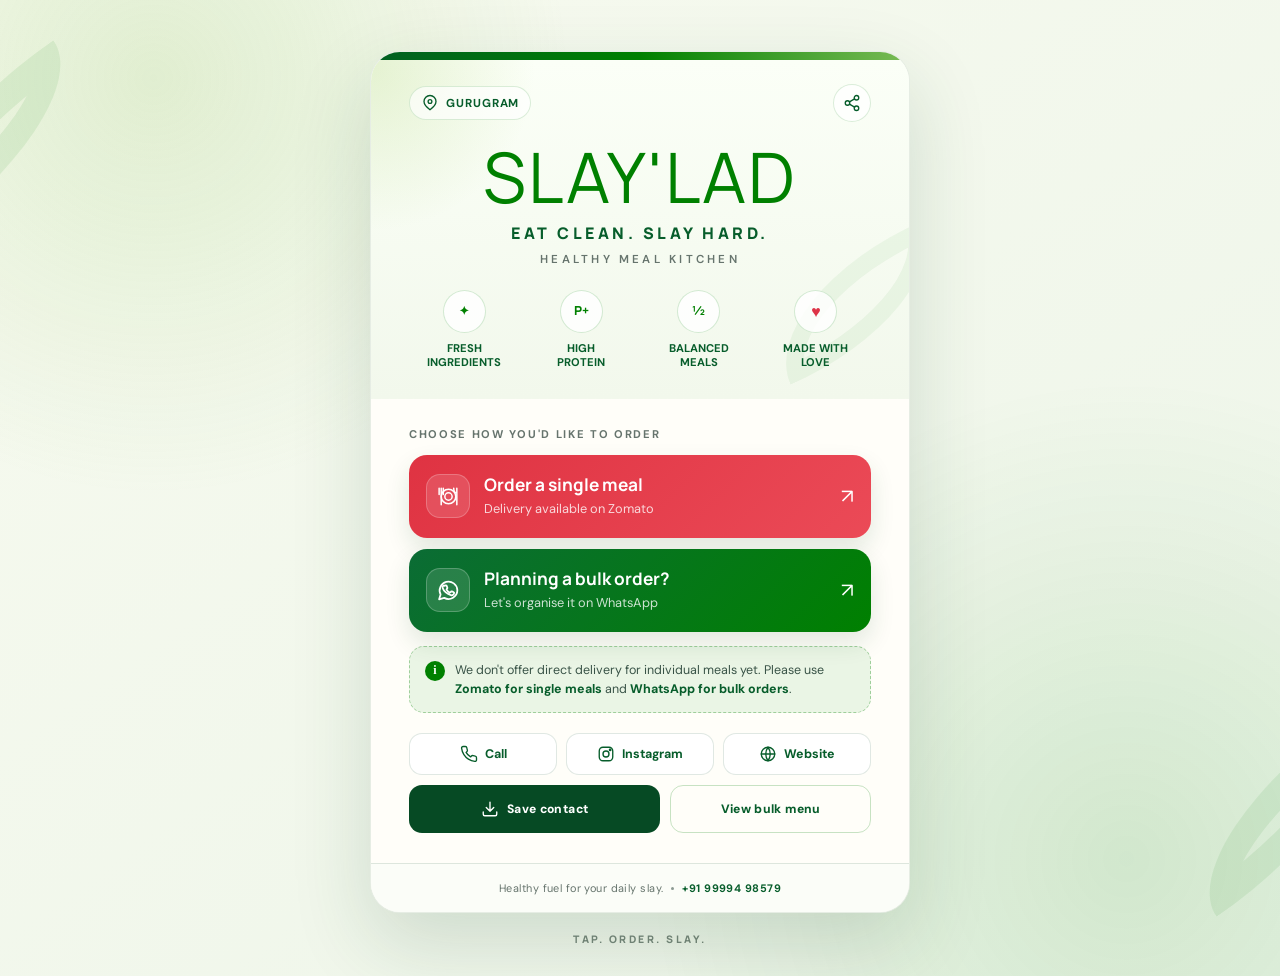
<file: index.html>
<!doctype html>
<html lang="en">
  <head>
    <meta charset="UTF-8" />
    <meta name="viewport" content="width=device-width, initial-scale=1.0" />
    <meta name="theme-color" content="#f3f7ed" />
    <meta
      name="description"
      content="Slay'lad healthy meal kitchen — order single meals on Zomato or connect on WhatsApp for bulk orders."
    />
    <link rel="canonical" href="https://card.slaylad.com/" />
    <meta property="og:title" content="SLAY'LAD — Eat clean. Slay hard." />
    <meta
      property="og:description"
      content="Healthy meals in Gurugram. Order single meals on Zomato or connect with us on WhatsApp for bulk orders."
    />
    <meta property="og:type" content="website" />
    <meta property="og:url" content="https://card.slaylad.com/" />
    <meta property="og:site_name" content="SLAY'LAD" />
    <meta property="og:locale" content="en_IN" />
    <meta property="og:image" content="https://card.slaylad.com/social-preview.png?v=4" />
    <meta property="og:image:secure_url" content="https://card.slaylad.com/social-preview.png?v=4" />
    <meta property="og:image:type" content="image/png" />
    <meta property="og:image:width" content="1200" />
    <meta property="og:image:height" content="630" />
    <meta
      property="og:image:alt"
      content="SLAY'LAD healthy meal kitchen — single meals on Zomato and bulk orders on WhatsApp"
    />
    <meta name="twitter:card" content="summary_large_image" />
    <meta name="twitter:title" content="SLAY'LAD — Eat clean. Slay hard." />
    <meta
      name="twitter:description"
      content="Healthy meals in Gurugram. Single meals on Zomato and bulk orders on WhatsApp."
    />
    <meta name="twitter:image" content="https://card.slaylad.com/social-preview.png?v=4" />
    <meta
      name="twitter:image:alt"
      content="SLAY'LAD healthy meal kitchen — single meals on Zomato and bulk orders on WhatsApp"
    />
    <title>SLAY'LAD | Healthy Meal Kitchen</title>
    <link
      rel="icon"
      href="data:image/svg+xml,%3Csvg xmlns='http://www.w3.org/2000/svg' viewBox='0 0 64 64'%3E%3Crect width='64' height='64' rx='16' fill='%23008000'/%3E%3Cpath d='M15 23h34c0 14-7 23-17 23S15 37 15 23Z' fill='none' stroke='white' stroke-width='5'/%3E%3Cpath d='M24 17c3-6 8-7 12-4-1 5-5 8-12 4Z' fill='%23b7dd74'/%3E%3C/svg%3E"
    />
    <link rel="preconnect" href="https://fonts.googleapis.com" />
    <link rel="preconnect" href="https://fonts.gstatic.com" crossorigin />
    <link rel="preconnect" href="https://fonts.cdnfonts.com" />
    <link
      href="https://fonts.googleapis.com/css2?family=DM+Sans:wght@400;500;600;700&family=Manrope:wght@500;600;700;800&display=swap"
      rel="stylesheet"
    />
    <link href="https://fonts.cdnfonts.com/css/kg-inimitable-original" rel="stylesheet" />
    <link rel="stylesheet" href="./styles.css" />
  </head>
  <body>
    <main class="page-shell">
      <div class="ambient ambient-one" aria-hidden="true"></div>
      <div class="ambient ambient-two" aria-hidden="true"></div>

      <section class="business-card" aria-labelledby="brand-name">
        <div class="card-topline" aria-hidden="true"></div>

        <header class="hero">
          <div class="hero-actions">
            <span class="location-chip">
              <svg aria-hidden="true" viewBox="0 0 24 24">
                <path d="M20 10c0 5-8 11-8 11S4 15 4 10a8 8 0 1 1 16 0Z" />
                <circle cx="12" cy="10" r="2.5" />
              </svg>
              Gurugram
            </span>
            <button class="icon-button" id="shareButton" type="button" aria-label="Share Slay'lad card">
              <svg aria-hidden="true" viewBox="0 0 24 24">
                <circle cx="18" cy="5" r="3" />
                <circle cx="6" cy="12" r="3" />
                <circle cx="18" cy="19" r="3" />
                <path d="m8.6 10.5 6.8-4M8.6 13.5l6.8 4" />
              </svg>
            </button>
          </div>

          <div class="brand-lockup">
            <h1 id="brand-name">SLAY'LAD</h1>
            <p class="tagline">Eat clean. Slay hard.</p>
            <p class="descriptor">Healthy meal kitchen</p>
          </div>

          <div class="value-row" aria-label="What makes Slay'lad meals special">
            <div class="value-item">
              <span class="value-icon" aria-hidden="true">✦</span>
              <span>Fresh<br />ingredients</span>
            </div>
            <div class="value-item">
              <span class="value-icon" aria-hidden="true">P+</span>
              <span>High<br />protein</span>
            </div>
            <div class="value-item">
              <span class="value-icon" aria-hidden="true">½</span>
              <span>Balanced<br />meals</span>
            </div>
            <div class="value-item">
              <span class="value-icon heart" aria-hidden="true">♥</span>
              <span>Made with<br />love</span>
            </div>
          </div>
        </header>

        <div class="order-section">
          <p class="section-eyebrow">Choose how you'd like to order</p>

          <div class="order-grid">
            <a
              class="order-option order-zomato"
              href="https://www.zomato.com/ncr/slaylad-2-sector-43-gurgaon/order"
              target="_blank"
              rel="noopener noreferrer"
              aria-label="Order a single meal from Slay'lad on Zomato"
            >
              <span class="order-icon plate-icon" aria-hidden="true">
                <svg viewBox="0 0 24 24">
                  <circle cx="12" cy="12" r="7" />
                  <circle cx="12" cy="12" r="3.5" />
                  <path d="M3 4v6M5 4v6M7 4v6M5 10v10M20 4v16M17 4c0 4 3 5 3 5" />
                </svg>
              </span>
              <span class="order-copy">
                <strong>Order a single meal</strong>
                <small>Delivery available on Zomato</small>
              </span>
              <span class="order-arrow" aria-hidden="true">↗</span>
            </a>

            <a
              class="order-option order-whatsapp"
              href="https://wa.me/919999498579?text=Hi%20Slay%27lad%2C%20I%27d%20like%20to%20enquire%20about%20a%20bulk%20meal%20order."
              target="_blank"
              rel="noopener noreferrer"
              aria-label="Enquire about a bulk order from Slay'lad on WhatsApp"
            >
              <span class="order-icon" aria-hidden="true">
                <svg viewBox="0 0 24 24">
                  <path d="M20.5 11.6a8.5 8.5 0 0 1-12.6 7.5L3 20.5l1.4-4.7A8.5 8.5 0 1 1 20.5 11.6Z" />
                  <path d="M8.3 7.5c.2-.5.5-.5.8-.5h.5c.2 0 .4.1.5.4l.8 1.9c.1.3 0 .5-.1.7l-.6.7c-.2.2-.1.4 0 .6.7 1.2 1.7 2.1 2.9 2.7.2.1.4.1.6-.1l.8-1c.2-.2.4-.2.7-.1l1.8.9c.3.1.4.3.4.5 0 .3-.2 1.3-.8 1.8-.6.5-1.4.8-2.3.5-1-.3-2.9-1-4.9-2.7-1.6-1.4-2.7-3.2-3-4.2-.3-1 .1-1.7.5-2.1.4-.4.8-.5 1.4 0Z" />
                </svg>
              </span>
              <span class="order-copy">
                <strong>Planning a bulk order?</strong>
                <small>Let's organise it on WhatsApp</small>
              </span>
              <span class="order-arrow" aria-hidden="true">↗</span>
            </a>
          </div>

          <div class="delivery-note">
            <span class="note-icon" aria-hidden="true">i</span>
            <p>
              We don't offer direct delivery for individual meals yet. Please use
              <strong>Zomato for single meals</strong> and <strong>WhatsApp for bulk orders</strong>.
            </p>
          </div>

          <div class="quick-links" aria-label="Contact and social links">
            <a href="tel:+919999498579">
              <svg aria-hidden="true" viewBox="0 0 24 24">
                <path d="M22 16.9v3a2 2 0 0 1-2.2 2 19.8 19.8 0 0 1-8.6-3.1 19.5 19.5 0 0 1-6-6A19.8 19.8 0 0 1 2.1 4.2 2 2 0 0 1 4.1 2h3a2 2 0 0 1 2 1.7c.1 1 .4 2 .7 2.9a2 2 0 0 1-.5 2.1L8.1 9.9a16 16 0 0 0 6 6l1.2-1.2a2 2 0 0 1 2.1-.5c.9.3 1.9.6 2.9.7a2 2 0 0 1 1.7 2Z" />
              </svg>
              <span>Call</span>
            </a>
            <a
              href="https://www.instagram.com/slaylad_india"
              target="_blank"
              rel="noopener noreferrer"
            >
              <svg aria-hidden="true" viewBox="0 0 24 24">
                <rect x="3" y="3" width="18" height="18" rx="5" />
                <circle cx="12" cy="12" r="4" />
                <circle cx="17.5" cy="6.5" r="1" />
              </svg>
              <span>Instagram</span>
            </a>
            <a href="https://www.slaylad.com" target="_blank" rel="noopener noreferrer">
              <svg aria-hidden="true" viewBox="0 0 24 24">
                <circle cx="12" cy="12" r="9" />
                <path d="M3 12h18M12 3a15 15 0 0 1 0 18M12 3a15 15 0 0 0 0 18" />
              </svg>
              <span>Website</span>
            </a>
          </div>

          <div class="utility-row">
            <button class="save-contact" id="saveContact" type="button">
              <svg aria-hidden="true" viewBox="0 0 24 24">
                <path d="M12 3v12M7 10l5 5 5-5M5 21h14a2 2 0 0 0 2-2v-3M3 16v3a2 2 0 0 0 2 2" />
              </svg>
              Save contact
            </button>
            <a
              class="catalog-link"
              href="https://wa.me/c/919999498579"
              target="_blank"
              rel="noopener noreferrer"
            >
              View bulk menu
            </a>
          </div>
        </div>

        <footer>
          <span>Healthy fuel for your daily slay.</span>
          <span class="footer-dot" aria-hidden="true"></span>
          <a href="tel:+919999498579">+91 99994 98579</a>
        </footer>
      </section>

      <p class="page-note">Tap. Order. Slay.</p>
      <div class="toast" id="toast" role="status" aria-live="polite"></div>
    </main>
    <script src="./script.js"></script>
  </body>
</html>
</file>
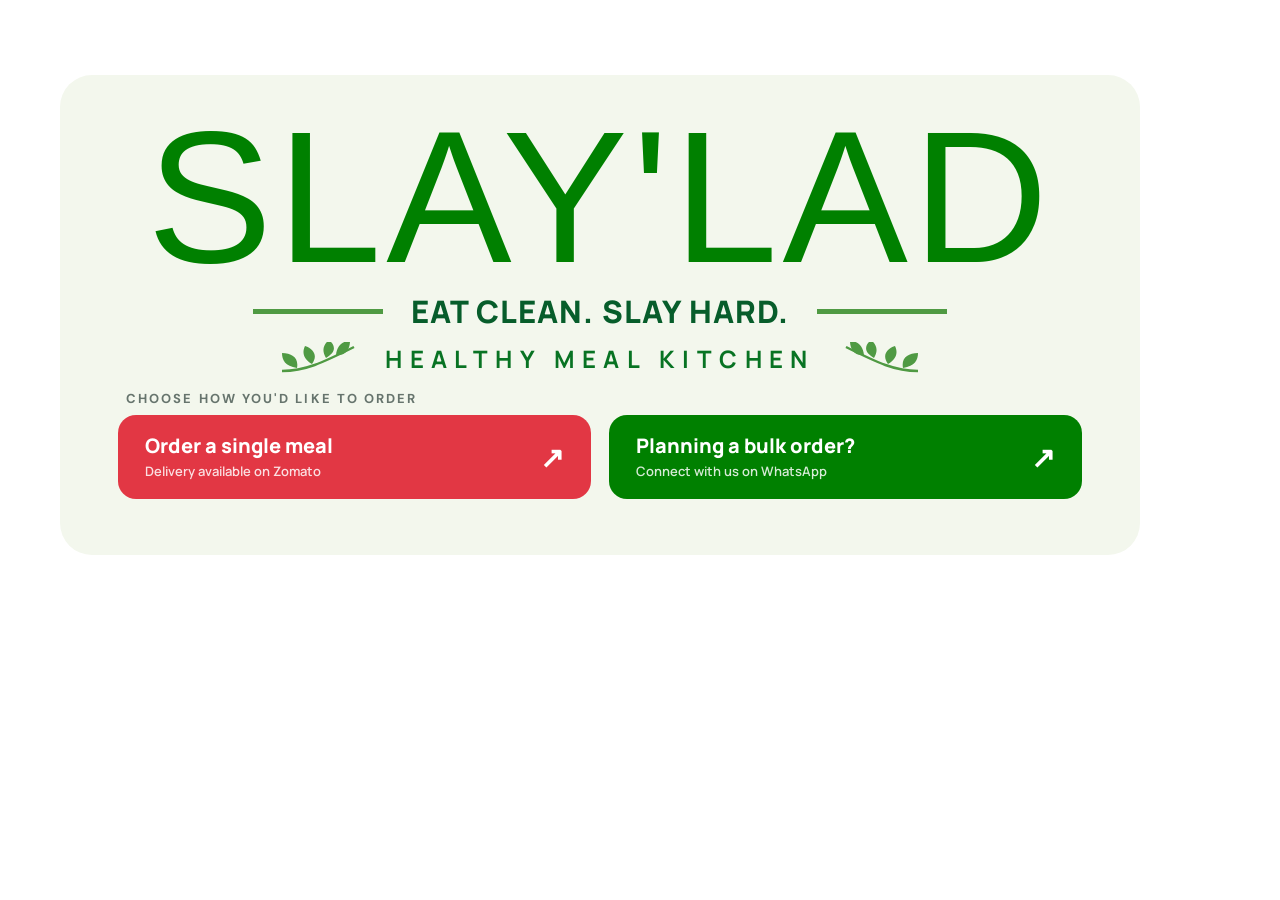
<file: social-preview-template.html>
<!doctype html>
<html lang="en">
  <head>
    <meta charset="UTF-8" />
    <meta name="robots" content="noindex" />
    <title>SLAY'LAD social preview source</title>
    <link rel="preconnect" href="https://fonts.googleapis.com" />
    <link rel="preconnect" href="https://fonts.gstatic.com" crossorigin />
    <link rel="preconnect" href="https://fonts.cdnfonts.com" />
    <link
      href="https://fonts.googleapis.com/css2?family=DM+Sans:wght@600;700&family=Manrope:wght@600;700;800&display=swap"
      rel="stylesheet"
    />
    <link href="https://fonts.cdnfonts.com/css/kg-inimitable-original" rel="stylesheet" />
    <style>
      * {
        box-sizing: border-box;
      }

      html,
      body {
        width: 1200px;
        height: 630px;
        margin: 0;
        overflow: hidden;
      }

      body {
        display: grid;
        background: #ffffff;
        color: #075d2b;
        font-family: "DM Sans", sans-serif;
        place-items: center;
      }

      .banner {
        display: flex;
        width: 1080px;
        height: 480px;
        flex-direction: column;
        align-items: center;
        justify-content: flex-start;
        padding: 32px 58px 28px;
        border-radius: 32px;
        background: #f3f7ed;
      }

      h1 {
        margin: 0;
        color: #008000;
        font-family: "KG Inimitable Original", sans-serif;
        font-size: 188px;
        font-weight: 400;
        letter-spacing: 0.025em;
        line-height: 0.96;
      }

      .tagline-row {
        display: grid;
        width: 100%;
        grid-template-columns: 130px auto 130px;
        gap: 28px;
        align-items: center;
        justify-content: center;
        margin-top: 9px;
      }

      .rule {
        width: 130px;
        height: 5px;
        background: #4f9a43;
      }

      .tagline {
        margin: 0;
        color: #075d2b;
        font-family: "Manrope", sans-serif;
        font-size: 31px;
        font-weight: 800;
        letter-spacing: 0.035em;
        line-height: 1;
        text-transform: uppercase;
        white-space: nowrap;
      }

      .descriptor-row {
        display: flex;
        gap: 22px;
        align-items: center;
        justify-content: center;
        margin-top: 15px;
      }

      .descriptor {
        margin: 0;
        color: #087323;
        font-family: "Manrope", sans-serif;
        font-size: 24px;
        font-weight: 700;
        letter-spacing: 0.31em;
        line-height: 1;
        text-transform: uppercase;
        white-space: nowrap;
      }

      .sprig {
        width: 86px;
        height: 34px;
        color: #4f9a43;
      }

      .sprig.right {
        transform: scaleX(-1);
      }

      .orders {
        width: 100%;
        margin-top: 16px;
      }

      .order-label {
        margin: 0 0 10px 8px;
        color: #66746d;
        font-size: 13px;
        font-weight: 700;
        letter-spacing: 0.16em;
        line-height: 1;
        text-transform: uppercase;
      }

      .order-row {
        display: grid;
        grid-template-columns: 1fr 1fr;
        gap: 18px;
      }

      .order {
        display: flex;
        height: 84px;
        align-items: center;
        justify-content: space-between;
        padding: 0 27px;
        border-radius: 18px;
        color: #ffffff;
        font-family: "Manrope", sans-serif;
      }

      .order strong,
      .order span {
        display: block;
      }

      .order strong {
        font-size: 20px;
        font-weight: 800;
        line-height: 1.15;
      }

      .order span {
        margin-top: 5px;
        color: rgba(255, 255, 255, 0.84);
        font-size: 13px;
        font-weight: 600;
      }

      .order-arrow {
        font-family: "Manrope", sans-serif;
        font-size: 29px;
        font-weight: 600;
      }

      .zomato {
        background: #e23744;
      }

      .whatsapp {
        background: #008000;
      }
    </style>
  </head>
  <body>
    <main class="banner">
      <h1>SLAY'LAD</h1>
      <div class="tagline-row">
        <span class="rule"></span>
        <p class="tagline">Eat clean. Slay hard.</p>
        <span class="rule"></span>
      </div>
      <div class="descriptor-row">
        <svg class="sprig" aria-hidden="true" viewBox="0 0 86 34">
          <path d="M5 29C28 29 45 21 77 5" fill="none" stroke="currentColor" stroke-width="2.5" />
          <path d="M20 26C8 24 5 18 5 11c10 0 17 5 15 15ZM35 22c-9-5-10-12-7-18 9 3 13 10 7 18ZM49 16c-5-8-2-14 3-18 7 6 7 12-3 18ZM59 13c1-10 7-14 14-14 0 9-5 15-14 14Z" fill="currentColor" />
        </svg>
        <p class="descriptor">Healthy meal kitchen</p>
        <svg class="sprig right" aria-hidden="true" viewBox="0 0 86 34">
          <path d="M5 29C28 29 45 21 77 5" fill="none" stroke="currentColor" stroke-width="2.5" />
          <path d="M20 26C8 24 5 18 5 11c10 0 17 5 15 15ZM35 22c-9-5-10-12-7-18 9 3 13 10 7 18ZM49 16c-5-8-2-14 3-18 7 6 7 12-3 18ZM59 13c1-10 7-14 14-14 0 9-5 15-14 14Z" fill="currentColor" />
        </svg>
      </div>
      <div class="orders">
        <p class="order-label">Choose how you'd like to order</p>
        <div class="order-row">
          <div class="order zomato">
            <div>
              <strong>Order a single meal</strong>
              <span>Delivery available on Zomato</span>
            </div>
            <div class="order-arrow">↗</div>
          </div>
          <div class="order whatsapp">
            <div>
              <strong>Planning a bulk order?</strong>
              <span>Connect with us on WhatsApp</span>
            </div>
            <div class="order-arrow">↗</div>
          </div>
        </div>
      </div>
    </main>
  </body>
</html>
</file>
<file: styles.css>
:root {
  --green: #008000;
  --green-dark: #075d2b;
  --green-deep: #064a24;
  --green-soft: #eaf5e5;
  --cream: #f3f7ed;
  --paper: #fffef9;
  --ink: #193126;
  --muted: #66746d;
  --red: #e23744;
  --line: rgba(16, 80, 42, 0.13);
  --shadow: 0 30px 80px rgba(27, 73, 42, 0.16);
}

* {
  box-sizing: border-box;
}

html {
  background: var(--cream);
  scroll-behavior: smooth;
}

body {
  margin: 0;
  min-width: 320px;
  color: var(--ink);
  font-family: "DM Sans", sans-serif;
  -webkit-font-smoothing: antialiased;
}

button,
a {
  -webkit-tap-highlight-color: transparent;
}

a {
  color: inherit;
  text-decoration: none;
}

button {
  font: inherit;
}

.page-shell {
  position: relative;
  isolation: isolate;
  min-height: 100svh;
  overflow: hidden;
  padding: clamp(20px, 4vw, 54px) 16px 30px;
  background:
    radial-gradient(circle at 12% 8%, rgba(144, 196, 98, 0.21), transparent 26rem),
    radial-gradient(circle at 88% 88%, rgba(0, 128, 0, 0.12), transparent 30rem),
    linear-gradient(145deg, #f7faef 0%, #edf5e9 100%);
}

.page-shell::before {
  position: absolute;
  z-index: -1;
  inset: 0;
  background-image: radial-gradient(rgba(0, 90, 36, 0.13) 0.7px, transparent 0.7px);
  background-size: 20px 20px;
  content: "";
  opacity: 0.35;
}

.ambient {
  position: absolute;
  z-index: -1;
  width: 230px;
  height: 90px;
  border: 28px solid rgba(0, 128, 0, 0.08);
  border-radius: 100% 0 100% 0;
  transform: rotate(-35deg);
}

.ambient-one {
  top: 10%;
  left: -130px;
}

.ambient-two {
  right: -120px;
  bottom: 12%;
  transform: rotate(145deg);
}

.business-card {
  position: relative;
  width: min(100%, 540px);
  margin: 0 auto;
  overflow: hidden;
  border: 1px solid rgba(15, 89, 42, 0.1);
  border-radius: 30px;
  background: var(--paper);
  box-shadow: var(--shadow);
}

.card-topline {
  height: 8px;
  background: linear-gradient(90deg, #005f22, var(--green), #79bb55);
}

.hero {
  position: relative;
  padding: 24px clamp(20px, 6vw, 38px) 30px;
  overflow: hidden;
  background:
    radial-gradient(circle at 0% 2%, rgba(166, 206, 102, 0.26), transparent 26%),
    linear-gradient(180deg, #fbfff7 0%, #f2f8ec 100%);
}

.hero::after {
  position: absolute;
  right: -40px;
  bottom: 48px;
  width: 150px;
  height: 60px;
  border: 18px solid rgba(0, 128, 0, 0.05);
  border-radius: 100% 0;
  content: "";
  transform: rotate(-24deg);
}

.hero-actions {
  display: flex;
  position: relative;
  z-index: 1;
  justify-content: space-between;
  align-items: center;
}

.location-chip {
  display: inline-flex;
  gap: 7px;
  align-items: center;
  padding: 7px 11px;
  border: 1px solid rgba(0, 128, 0, 0.14);
  border-radius: 999px;
  background: rgba(255, 255, 255, 0.66);
  color: var(--green-dark);
  font-size: 0.72rem;
  font-weight: 700;
  letter-spacing: 0.08em;
  text-transform: uppercase;
}

.location-chip svg,
.icon-button svg,
.quick-links svg,
.save-contact svg {
  width: 18px;
  height: 18px;
  fill: none;
  stroke: currentColor;
  stroke-linecap: round;
  stroke-linejoin: round;
  stroke-width: 1.8;
}

.icon-button {
  display: grid;
  width: 38px;
  height: 38px;
  padding: 0;
  border: 1px solid rgba(0, 128, 0, 0.14);
  border-radius: 50%;
  background: rgba(255, 255, 255, 0.74);
  color: var(--green-dark);
  cursor: pointer;
  place-items: center;
  transition: background 180ms ease, transform 180ms ease;
}

.icon-button:hover {
  background: white;
  transform: translateY(-2px);
}

.icon-button:active {
  transform: scale(0.92);
}

.brand-lockup {
  position: relative;
  z-index: 1;
  padding: 20px 0 23px;
  text-align: center;
}

h1 {
  margin: 0;
  color: var(--green);
  font-family: "KG Inimitable Original", "Manrope", sans-serif;
  font-size: clamp(2.8rem, 12vw, 4.35rem);
  font-weight: 400;
  letter-spacing: 0.025em;
  line-height: 1;
}

.tagline {
  margin: 10px 0 0;
  color: var(--green-dark);
  font-family: "Manrope", sans-serif;
  font-size: clamp(0.83rem, 3vw, 1rem);
  font-weight: 800;
  letter-spacing: 0.22em;
  text-transform: uppercase;
}

.descriptor {
  margin: 8px 0 0;
  color: var(--muted);
  font-size: 0.72rem;
  font-weight: 600;
  letter-spacing: 0.28em;
  text-transform: uppercase;
}

.value-row {
  display: grid;
  position: relative;
  z-index: 1;
  grid-template-columns: repeat(4, 1fr);
  gap: 7px;
}

.value-item {
  display: flex;
  min-width: 0;
  flex-direction: column;
  align-items: center;
  color: var(--green-dark);
  font-size: clamp(0.58rem, 2.1vw, 0.7rem);
  font-weight: 700;
  line-height: 1.25;
  text-align: center;
  text-transform: uppercase;
}

.value-icon {
  display: grid;
  width: 43px;
  height: 43px;
  margin-bottom: 8px;
  border: 1px solid rgba(0, 128, 0, 0.17);
  border-radius: 50%;
  background: rgba(255, 255, 255, 0.83);
  color: var(--green);
  font-family: "Manrope", sans-serif;
  font-size: 0.78rem;
  font-weight: 800;
  place-items: center;
}

.value-icon.heart {
  color: #dd3347;
  font-size: 1rem;
}

.order-section {
  padding: 28px clamp(20px, 6vw, 38px) 30px;
}

.section-eyebrow {
  margin: 0 0 14px;
  color: var(--muted);
  font-size: 0.7rem;
  font-weight: 700;
  letter-spacing: 0.15em;
  text-transform: uppercase;
}

.order-grid {
  display: grid;
  gap: 11px;
}

.order-option {
  display: grid;
  grid-template-columns: 46px 1fr auto;
  gap: 12px;
  align-items: center;
  min-height: 83px;
  padding: 14px 17px;
  border-radius: 18px;
  color: white;
  box-shadow: 0 11px 24px rgba(17, 72, 37, 0.12);
  transition: box-shadow 180ms ease, transform 180ms ease;
}

.order-option:hover {
  box-shadow: 0 15px 29px rgba(17, 72, 37, 0.2);
  transform: translateY(-2px);
}

.order-option:active {
  box-shadow: 0 8px 18px rgba(17, 72, 37, 0.14);
  transform: scale(0.985);
}

.order-zomato {
  background: linear-gradient(135deg, #df3342, #eb4a57);
}

.order-whatsapp {
  background: linear-gradient(135deg, #0b6c35, #008000);
}

.order-icon {
  display: grid;
  width: 44px;
  height: 44px;
  border: 1px solid rgba(255, 255, 255, 0.22);
  border-radius: 14px;
  background: rgba(255, 255, 255, 0.13);
  place-items: center;
}

.order-icon svg {
  width: 25px;
  height: 25px;
  fill: none;
  stroke: currentColor;
  stroke-linecap: round;
  stroke-linejoin: round;
  stroke-width: 1.7;
}

.plate-icon svg {
  stroke-width: 1.45;
}

.order-copy {
  min-width: 0;
}

.order-copy strong,
.order-copy small {
  display: block;
}

.order-copy strong {
  font-family: "Manrope", sans-serif;
  font-size: clamp(0.93rem, 3.5vw, 1.08rem);
  line-height: 1.2;
}

.order-copy small {
  margin-top: 4px;
  color: rgba(255, 255, 255, 0.8);
  font-size: clamp(0.7rem, 2.5vw, 0.8rem);
}

.order-arrow {
  font-size: 1.25rem;
}

.delivery-note {
  display: grid;
  grid-template-columns: auto 1fr;
  gap: 10px;
  align-items: start;
  margin-top: 14px;
  padding: 14px 15px;
  border: 1px dashed rgba(0, 128, 0, 0.32);
  border-radius: 15px;
  background: var(--green-soft);
}

.note-icon {
  display: grid;
  width: 20px;
  height: 20px;
  border-radius: 50%;
  background: var(--green);
  color: white;
  font-family: serif;
  font-size: 0.75rem;
  font-weight: 700;
  place-items: center;
}

.delivery-note p {
  margin: 0;
  color: #395347;
  font-size: 0.78rem;
  line-height: 1.5;
}

.delivery-note strong {
  color: var(--green-dark);
}

.quick-links {
  display: grid;
  grid-template-columns: repeat(3, 1fr);
  gap: 9px;
  margin-top: 20px;
}

.quick-links a {
  display: flex;
  gap: 7px;
  align-items: center;
  justify-content: center;
  min-width: 0;
  padding: 11px 7px;
  border: 1px solid var(--line);
  border-radius: 13px;
  background: white;
  color: var(--green-dark);
  font-size: clamp(0.66rem, 2.5vw, 0.78rem);
  font-weight: 700;
  transition: border-color 180ms ease, background 180ms ease;
}

.quick-links a:hover {
  border-color: rgba(0, 128, 0, 0.35);
  background: #f8fbf5;
}

.quick-links a:active {
  background: var(--green-soft);
  transform: scale(0.97);
}

.utility-row {
  display: grid;
  grid-template-columns: 1.25fr 1fr;
  gap: 10px;
  margin-top: 10px;
}

.save-contact,
.catalog-link {
  display: flex;
  min-height: 48px;
  gap: 8px;
  align-items: center;
  justify-content: center;
  padding: 10px 12px;
  border-radius: 13px;
  font-size: 0.76rem;
  font-weight: 800;
  letter-spacing: 0.03em;
}

.save-contact {
  border: 0;
  background: var(--green-deep);
  color: white;
  cursor: pointer;
}

.catalog-link {
  border: 1px solid rgba(0, 128, 0, 0.22);
  background: transparent;
  color: var(--green-dark);
}

.save-contact,
.catalog-link {
  transition: background 180ms ease, border-color 180ms ease, transform 180ms ease;
}

.save-contact:hover {
  background: #033c1c;
}

.catalog-link:hover {
  border-color: rgba(0, 128, 0, 0.42);
  background: #f8fbf5;
}

.save-contact:active,
.catalog-link:active {
  transform: scale(0.97);
}

footer {
  display: flex;
  flex-wrap: wrap;
  gap: 8px;
  align-items: center;
  justify-content: center;
  padding: 17px 20px;
  border-top: 1px solid var(--line);
  background: #fbfdf8;
  color: var(--muted);
  font-size: 0.68rem;
  letter-spacing: 0.04em;
  text-align: center;
}

footer a {
  color: var(--green-dark);
  font-weight: 700;
}

.footer-dot {
  width: 3px;
  height: 3px;
  border-radius: 50%;
  background: #8c9a93;
}

.page-note {
  margin: 19px auto 0;
  color: rgba(25, 49, 38, 0.56);
  font-family: "Manrope", sans-serif;
  font-size: 0.65rem;
  font-weight: 800;
  letter-spacing: 0.24em;
  text-align: center;
  text-transform: uppercase;
}

.toast {
  position: fixed;
  z-index: 10;
  right: 50%;
  bottom: 24px;
  max-width: calc(100% - 32px);
  padding: 10px 15px;
  border-radius: 999px;
  background: var(--ink);
  color: white;
  font-size: 0.75rem;
  opacity: 0;
  pointer-events: none;
  transform: translate(50%, 12px);
  transition: opacity 180ms ease, transform 180ms ease;
}

.toast.is-visible {
  opacity: 1;
  transform: translate(50%, 0);
}

:focus-visible {
  outline: 3px solid #f6bd2c;
  outline-offset: 3px;
}

@media (max-width: 420px) {
  .page-shell {
    padding: 0;
  }

  .business-card {
    border: 0;
    border-radius: 0;
    box-shadow: none;
  }

  .page-note {
    display: none;
  }

  .hero {
    padding-inline: 18px;
  }

  .order-section {
    padding-inline: 16px;
  }

  .quick-links svg {
    width: 16px;
    height: 16px;
  }
}

@media (prefers-reduced-motion: reduce) {
  *,
  *::before,
  *::after {
    scroll-behavior: auto !important;
    transition-duration: 0.01ms !important;
  }
}
</file>
